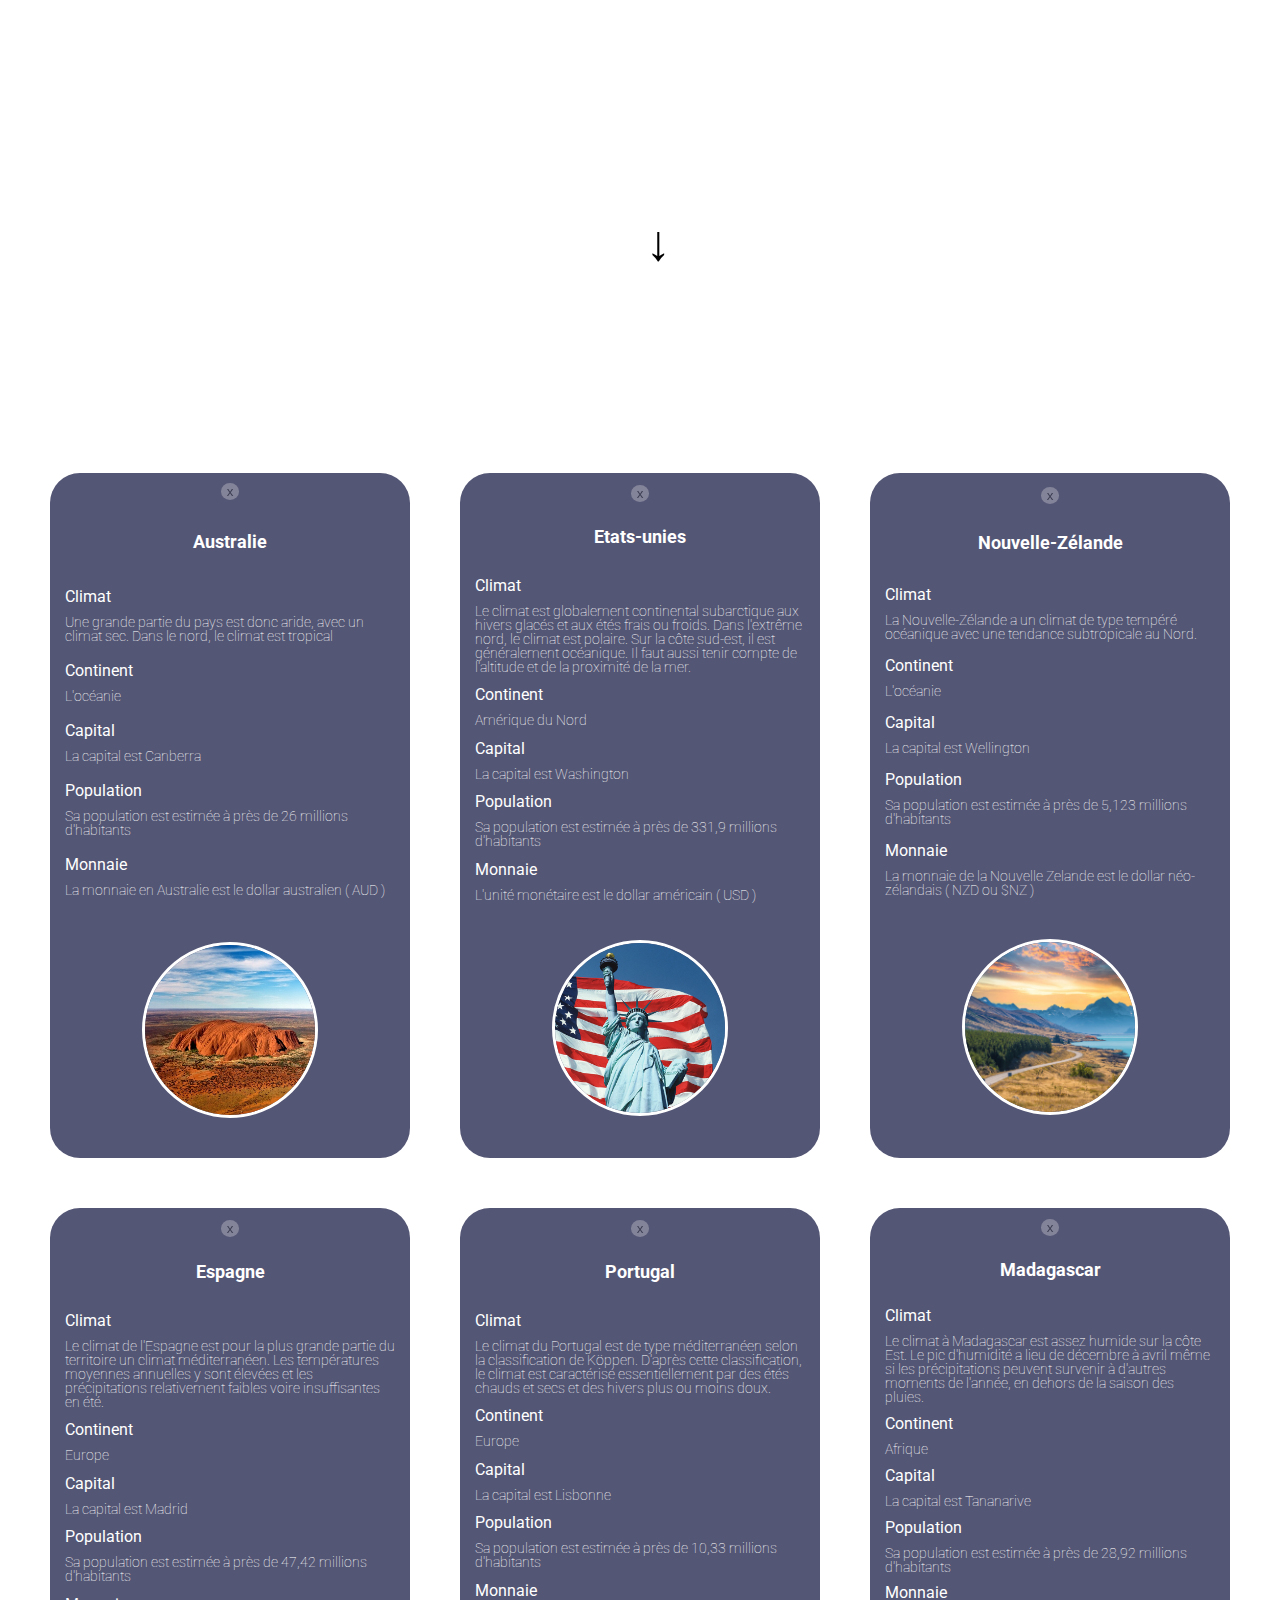
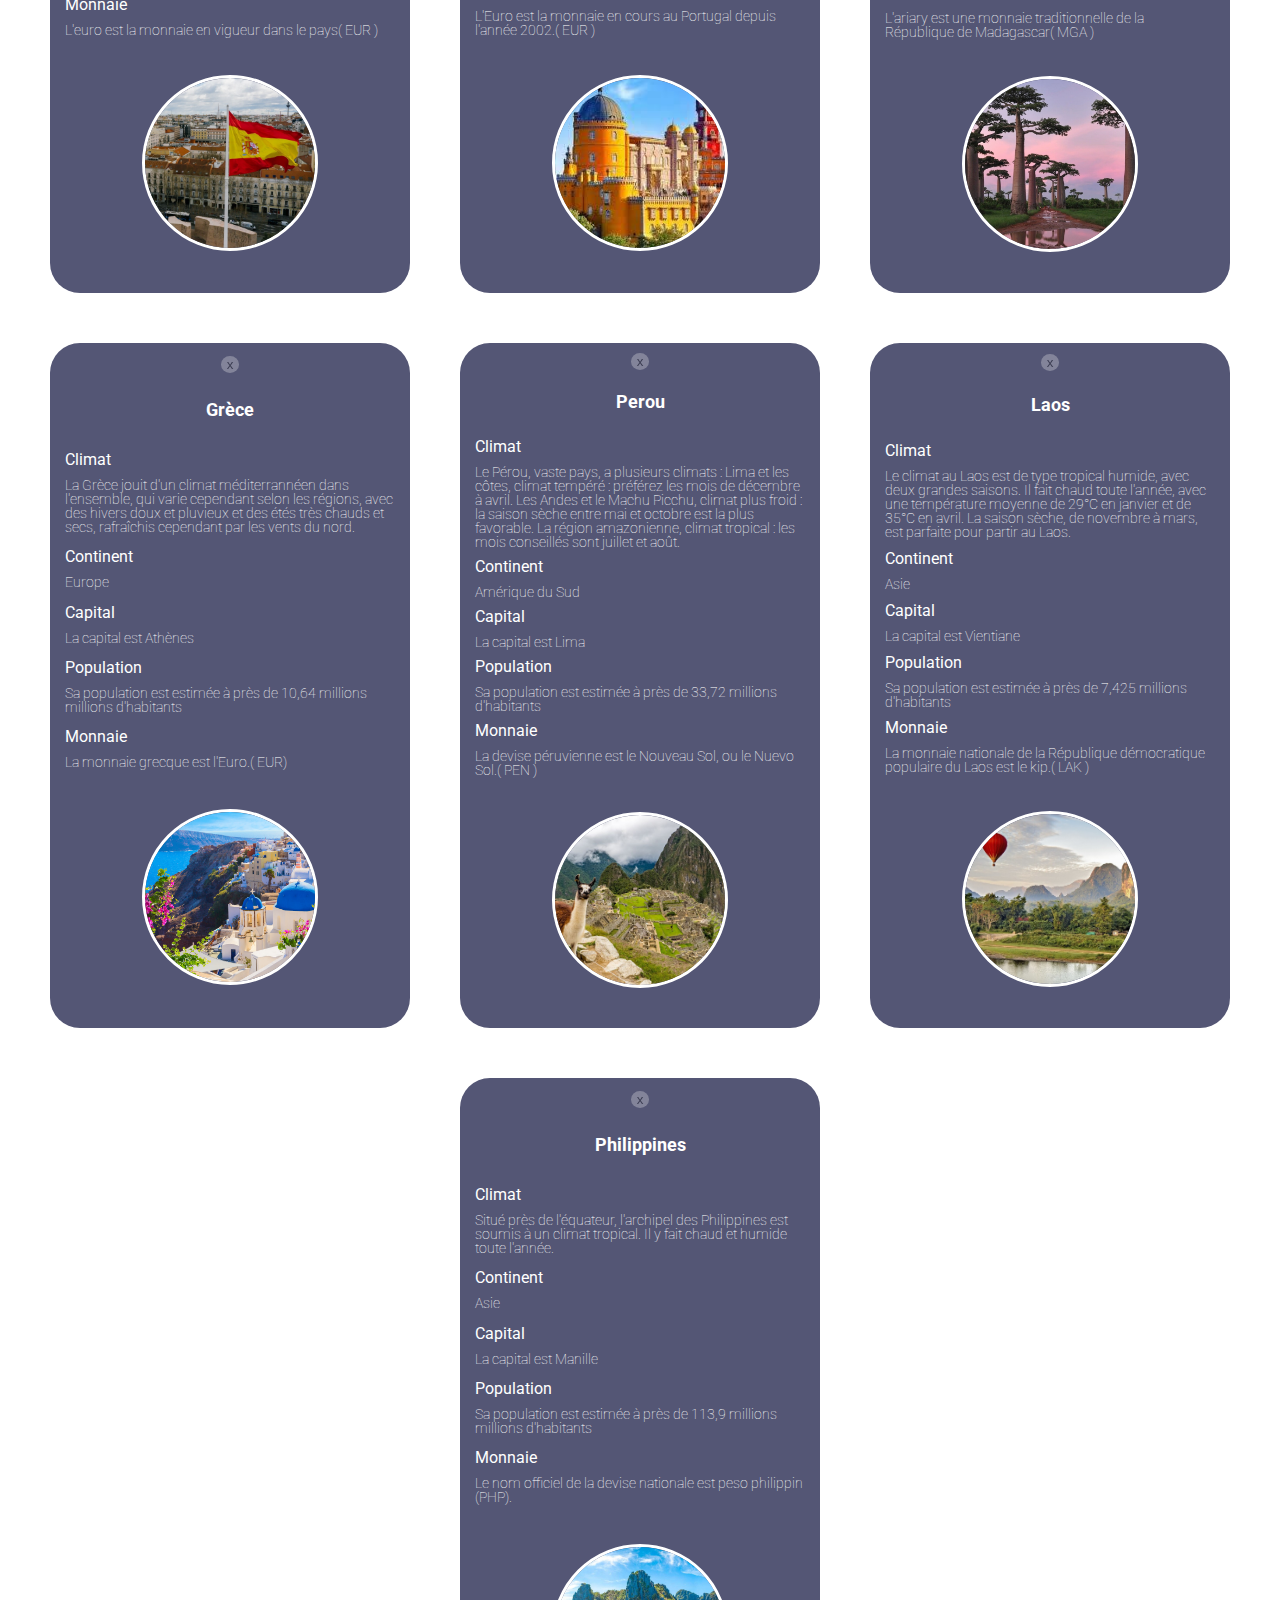
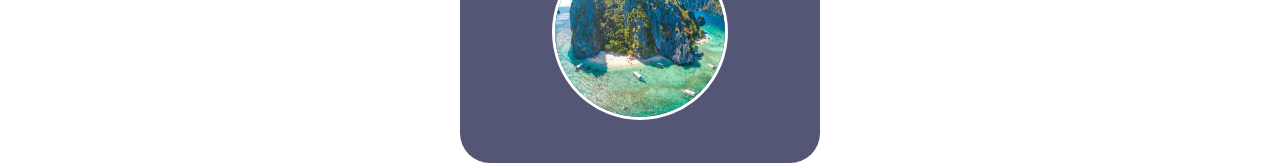
<file: index.html>
<!DOCTYPE html>
<html lang="fr">

<head>
    <meta charset="UTF-8">
    <meta name="viewport" content="width=device-width, initial-scale=1.0">
    <title>Vos Cartes</title>
    <link rel="stylesheet" href="style.css">
    <link rel="preconnect" href="https://fonts.googleapis.com">
    <link rel="preconnect" href="https://fonts.gstatic.com" crossorigin>
    <link href="https://fonts.googleapis.com/css2?family=Roboto:wght@100;300;500;700&display=swap" rel="stylesheet">

</head>

<body>
    <header>
        <!-- J'avoue tout j'ai copié collé l'effet du titre -->
        <div class="wrapper">
            <video autoplay playsinline muted loop preload poster="http://i.imgur.com/xHO6DbC.png">
              <source src="https://storage.coverr.co/videos/7RzPQrmB00s01rknm8VJnXahEyCy4024IMG?token=eyJhbGciOiJIUzI1NiIsInR5cCI6IkpXVCJ9.eyJhcHBJZCI6Ijg3NjdFMzIzRjlGQzEzN0E4QTAyIiwiaWF0IjoxNjI5MTg2NjA0fQ.M8oElp5VNO8bWEWmdF2nGiu3qDOOYRFfP8wkKvl8I20" />
            </video>
            <svg xmlns="http://www.w3.org/2000/svg" viewBox="0 0 285 80" preserveAspectRatio="xMidYMid slice">
              <defs>
                <mask id="mask" x="0" y="0" width="100%" height="100%" >
                  <rect x="0" y="0" width="100%" height="100%" />
                  <text x="72" y="50">Idées voyages </text>
                </mask>
              </defs>
              <rect x="0" y="0" width="100%" height="100%" />
            </svg>
          </div>
          <button class="buttonPage" href="main">↓</button>
    </header>
    <main></main>
    <script src="script.js"></script>
</body>

</html>
</file>
<file: style.css>
@charset "UTF-8";
/* http://meyerweb.com/eric/tools/css/reset/ */
/* v1.0 | 20080212 */
html,
body,
div,
span,
applet,
object,
iframe,
h1,
h2,
h3,
h4,
h5,
h6,
p,
blockquote,
pre,
a,
abbr,
acronym,
address,
big,
cite,
code,
del,
dfn,
em,
font,
img,
ins,
kbd,
q,
s,
samp,
small,
strike,
strong,
sub,
sup,
tt,
var,
b,
u,
i,
center,
dl,
dt,
dd,
ol,
ul,
li,
fieldset,
form,
label,
legend,
table,
caption,
tbody,
tfoot,
thead,
tr,
th,
td {
  margin: 0;
  padding: 0;
  border: 0;
  outline: 0;
  font-size: 100%;
  vertical-align: baseline;
  background: transparent;
}

body {
  line-height: 1;
}

ol,
ul {
  list-style: none;
}

blockquote,
q {
  quotes: none;
}

blockquote:before,
blockquote:after,
q:before,
q:after {
  content: "";
  content: none;
}

/* remember to define focus styles! */
:focus {
  outline: 0;
}

/* remember to highlight inserts somehow! */
ins {
  text-decoration: none;
}

del {
  text-decoration: line-through;
}

/* tables still need 'cellspacing="0"' in the markup */
table {
  border-collapse: collapse;
  border-spacing: 0;
}

.wrapper {
  position: relative;
  width: 100%;
  margin: 0 auto;
  max-width: 1000px;
}
.wrapper video {
  width: 100%;
}
.wrapper svg {
  position: absolute;
  top: 0;
  left: 0;
  width: 100%;
  height: 100%;
}
.wrapper svg text {
  font-family: "Montserrat", sans-serif;
  font-weight: 900;
  text-transform: uppercase;
  font-size: 15px;
}
.wrapper svg > rect {
  -webkit-mask: url(#mask);
  mask: url(#mask);
}
.wrapper svg rect {
  fill: #fff;
}

body {
  margin: 60px 50px 0;
}

.wrapper:before, .wrapper:after {
  content: "";
  position: absolute;
  top: 0;
  width: 10px;
  height: 100%;
  background-color: #fff;
}
.wrapper:before {
  left: -9px;
}
.wrapper:after {
  right: -5px;
}

main {
  margin-top: 200px;
  display: grid;
  grid-template-columns: repeat(3, 1fr);
  grid-template-rows: repeat(8, 1fr);
  gap: 50px;
}

.carte--Australie {
  display: grid;
  grid-template-columns: repeat(3, 1fr);
  grid-template-rows: repeat(3, 1fr);
  grid-column-gap: 10px;
  grid-row-gap: 10px;
  grid-area: 1/1/3/2;
  background-color: #545675;
  color: white;
  font-family: "Roboto", sans-serif;
  padding: 10px;
}

.carte--Etats-unies {
  grid-area: 1/2/3/3;
  background-color: #545675;
  color: white;
  padding: 10px;
  font-family: "Roboto", sans-serif;
  padding: 10px;
}

.carte--Nouvelle-Zélande {
  grid-area: 1/3/3/4;
  background-color: #545675;
  color: white;
  font-family: "Roboto", sans-serif;
  padding: 10px;
}

.carte--Espagne {
  grid-area: 3/1/5/2;
  background-color: #545675;
  font-family: "Roboto", sans-serif;
  padding: 10px;
  color: white;
}

.carte--Portugal {
  grid-area: 3/2/5/3;
  background-color: #545675;
  font-family: "Roboto", sans-serif;
  padding: 10px;
  color: white;
}

.carte--Madagascar {
  grid-area: 3/3/5/4;
  background-color: #545675;
  color: white;
  font-family: "Roboto", sans-serif;
  padding: 10px;
}

.carte--Grèce {
  grid-area: 5/1/7/2;
  background-color: #545675;
  color: white;
  font-family: "Roboto", sans-serif;
  padding: 10px;
}

.carte--Perou {
  grid-area: 5/2/7/3;
  background-color: #545675;
  color: white;
  font-family: "Roboto", sans-serif;
  padding: 10px;
}

.carte--Laos {
  grid-area: 5/3/7/4;
  background-color: #545675;
  font-family: "Roboto", sans-serif;
  padding: 10px;
  color: white;
}

.carte--Philippines {
  grid-area: 7/2/9/3;
  background-color: #545675;
  font-family: "Roboto", sans-serif;
  padding: 10px;
  color: white;
}

h1 {
  font-weight: 700;
  font-size: 18px;
  margin: 5px;
}

p {
  font-weight: 100;
  font-size: 14px;
  margin: 5px;
}

h2 {
  font-weight: 400;
  font-size: 16px;
  margin: 5px;
}

.carte {
  display: flex;
  flex-direction: column;
  justify-content: space-around;
  opacity: 1;
  transition: background-color 1s ease 0s;
  transition: transform 0.2s;
  border-radius: 30px;
}
.carte:hover {
  background-color: #3c3e53;
  transform: scale(1.1);
  box-shadow: -10px 10px 26px 1px rgba(0, 0, 0, 0.43);
}
.carte__img {
  border-radius: 50% 50% 50% 50%;
  width: 50%;
  align-self: center;
  margin: 30px;
  border: solid white 3px;
}
.carte__img:hover {
  transform: scale(1.3);
  box-shadow: -10px 10px 26px 1px rgba(0, 0, 0, 0.43);
}
.carte__pays {
  display: flex;
  flex-direction: column;
  justify-content: center;
  align-items: center;
  padding: 1em;
}
.carte__climat {
  display: flex;
  flex-direction: column;
  justify-content: center;
}
.carte__continent {
  display: flex;
  flex-direction: column;
  justify-content: center;
}
.carte__capital {
  display: flex;
  flex-direction: column;
  justify-content: center;
}
.carte__population {
  display: flex;
  flex-direction: column;
  justify-content: center;
}
.carte__monnaie {
  display: flex;
  flex-direction: column;
  justify-content: center;
}
.carte button {
  text-align: center;
  opacity: 30%;
  align-self: center;
  border-radius: 50% 50% 50% 50%;
  border: none;
  transition: transform 0.2s;
}
.carte button:hover {
  transform: scale(1.3);
}

.buttonPage {
  margin-left: 50%;
  border: none;
  background-color: white;
  font-size: 50px;
}

@media only screen and (min-width: 550px) and (max-width: 1225px) {
  body {
    margin: 25px;
    width: 90%;
  }
  main {
    display: grid;
    grid-template-columns: repeat(2, 1fr);
    grid-template-rows: repeat(11, 1fr);
    grid-column-gap: 10px;
    grid-row-gap: 10px;
  }
  .carte {
    margin: 25px;
  }
  .carte--Australie {
    grid-area: 1/1/3/2;
    width: 85%;
  }
  .carte--Etats-unies {
    grid-area: 1/2/3/3;
    width: 85%;
  }
  .carte--Nouvelle-Zélande {
    grid-area: 3/1/5/2;
    width: 85%;
  }
  .carte--Espagne {
    grid-area: 3/2/5/3;
    width: 85%;
  }
  .carte--Portugal {
    grid-area: 5/1/7/2;
    width: 85%;
  }
  .carte--Madagascar {
    width: 85%;
    grid-area: 5/2/7/3;
  }
  .carte--Grèce {
    grid-area: 7/1/9/2;
    width: 85%;
  }
  .carte--Perou {
    grid-area: 7/2/9/3;
    width: 85%;
  }
  .carte--Laos {
    grid-area: 9/1/11/2;
    width: 85%;
  }
  .carte--Philippines {
    grid-area: 9/2/11/3;
    width: 85%;
  }
}
@media (max-width: 550px) {
  header h1 {
    font-size: 85px;
  }
  main {
    display: flex;
    flex-direction: column;
  }
}/*# sourceMappingURL=style.css.map */
</file>
